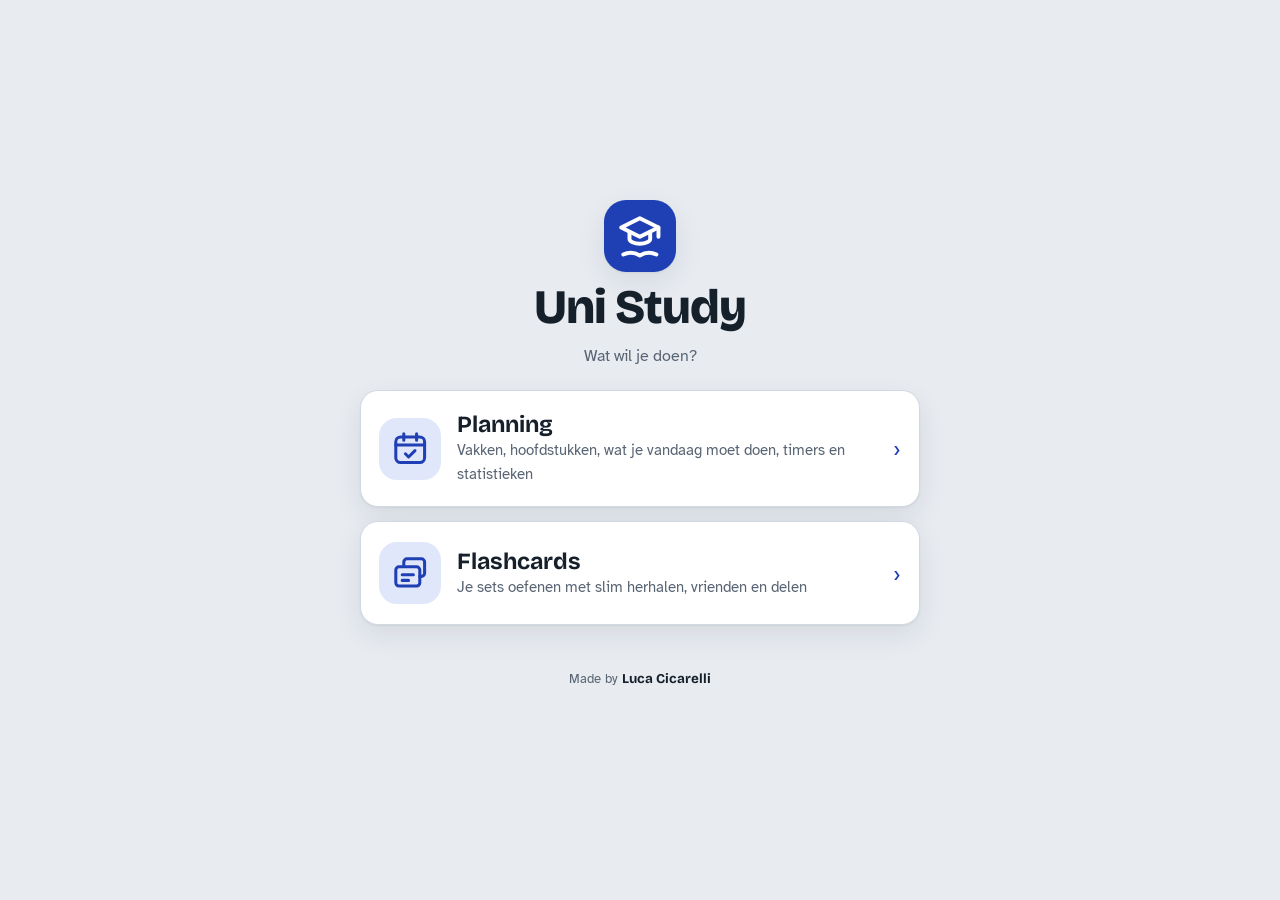
<file: index.html>
<!doctype html>
<html lang="nl">
<head>
<meta charset="utf-8">
<meta name="viewport" content="width=device-width,initial-scale=1,viewport-fit=cover">
<meta name="description" content="Uni Study: studieplanner en flashcards in één. Made by Luca Cicarelli.">
<meta name="theme-color" content="#1F3FB5">
<script>
// Old links (shared sets, friend invites, password e-mails) pointed here: pass them on to Flashcards
if (location.hash.length > 1) location.replace('flashcards.html' + location.hash);
</script>
<link rel="manifest" href="manifest.webmanifest">
<link rel="icon" type="image/png" href="icon-192.png">
<link rel="apple-touch-icon" href="apple-touch-icon.png">
<meta name="apple-mobile-web-app-capable" content="yes">
<meta name="mobile-web-app-capable" content="yes">
<meta name="apple-mobile-web-app-title" content="Uni Study">
<title>Uni Study</title>
<link rel="preconnect" href="https://fonts.googleapis.com">
<link rel="preconnect" href="https://fonts.gstatic.com" crossorigin>
<link rel="stylesheet" href="https://fonts.googleapis.com/css2?family=Atkinson+Hyperlegible:ital,wght@0,400;0,700;1,400&family=Bricolage+Grotesque:opsz,wght@12..96,600;12..96,800&display=swap">
<link rel="stylesheet" href="planner.css">
<style>
#app { padding-bottom: 32px; min-height: 100vh; display: flex; flex-direction: column; justify-content: center; max-width: 560px; }
.hero { text-align: center; padding: 28px 0 22px; display: grid; gap: 8px; justify-items: center; }
.hero .logo { width: 72px; height: 72px; border-radius: 22px; font-size: 2.3rem; }
.hero h1 { font-size: clamp(2.2rem, 10vw, 3rem); }
.choices { display: grid; gap: 14px; }
.choice { display: flex; align-items: center; gap: 16px; padding: 20px 18px; text-decoration: none; color: var(--ink); background: var(--surface); border: 1px solid var(--line); border-radius: calc(var(--r) + 4px); box-shadow: var(--shadow); transition: transform .12s; }
.choice:hover { transform: translateY(-2px); border-color: var(--accent); }
.choice .em { color: var(--accent); width: 62px; height: 62px; border-radius: 18px; display: grid; place-items: center; font-size: 2rem; background: var(--accent-soft); flex: none; }
.choice b { font-family: var(--font-display); font-size: 1.45rem; display: block; line-height: 1.2; }
.choice span.d { color: var(--muted); font-size: .93rem; }
.choice .go { margin-left: auto; font-size: 1.4rem; color: var(--accent); }
</style>
<script src="theme.js"></script>
<script src="icons.js"></script>
</head>
<body>
<div id="app">
  <header class="hero"><span class="logo" aria-hidden="true" data-ic="logo"></span><h1>Uni Study</h1><p class="muted">Wat wil je doen?</p></header>
  <nav class="choices" aria-label="Kies onderdeel">
    <a class="choice" href="planner.html"><span class="em" aria-hidden="true" data-ic="plan"></span><span><b>Planning</b><span class="d">Vakken, hoofdstukken, wat je vandaag moet doen, timers en statistieken</span></span><span class="go" aria-hidden="true">›</span></a>
    <a class="choice" href="flashcards.html"><span class="em" aria-hidden="true" data-ic="cards"></span><span><b>Flashcards</b><span class="d">Je sets oefenen met slim herhalen, vrienden en delen</span></span><span class="go" aria-hidden="true">›</span></a>
  </nav>
  <div id="install" style="margin-top:18px"></div>
  <footer class="footer">Made by <b>Luca Cicarelli</b></footer>
</div>
<script>
if ('serviceWorker' in navigator && location.protocol === 'https:') navigator.serviceWorker.register('sw.js').catch(function () {});
// Install Uni Study as an app (only shown in the browser, not inside the installed app)
(function () {
  var box = document.getElementById('install'), prompt = null;
  var standalone = matchMedia('(display-mode: standalone)').matches || navigator.standalone === true;
  var ios = /iphone|ipad|ipod/i.test(navigator.userAgent) || (navigator.platform === 'MacIntel' && navigator.maxTouchPoints > 1);
  if (standalone) return;
  function draw() {
    if (prompt) { box.innerHTML = '<button class="btn block primary" id="inst-btn" style="min-height:52px">' + icon('save') + ' Installeer Uni Study als app</button>';
      document.getElementById('inst-btn').onclick = function () { prompt.prompt(); prompt.userChoice.then(function () { prompt = null; box.innerHTML = ''; }, function () {}); }; }
    else if (ios) box.innerHTML = '<p class="alert"><span>' + icon('save') + '</span><span><b>Installeren op iPhone:</b> tik in Safari op het deel-icoon en kies <b>Zet op beginscherm</b>.</span></p>';
    else box.innerHTML = '';
  }
  window.addEventListener('beforeinstallprompt', function (e) { e.preventDefault(); prompt = e; draw(); });
  window.addEventListener('appinstalled', function () { prompt = null; box.innerHTML = ''; });
  draw();
})();
</script>
</body>
</html>
</file>
<file: planner.css>
/* =========================================================
   Uni Study — Planning (made by Luca Cicarelli)
   Layout: one mobile-first column (max 760px), bottom tab bar
   at the thumb, edit forms open as bottom sheets.
   Colours come from the same tokens as Flashcards, so themes
   (theme.js) restyle both apps.
   ========================================================= */
:root {
  --bg: #E8ECF1; --surface: #FFFFFF; --surface-2: #F3F5F8; --ink: #16202B; --muted: #586473; --line: #D2D9E2;
  --accent: #1F3FB5; --accent-ink: #FFFFFF; --accent-soft: #E1E7FA;
  --again: #C2352B; --again-soft: #FBE6E4; --hard: #A86A00; --hard-soft: #FBF0DA; --good: #1C8248; --good-soft: #DFF2E6;
  --shadow: 0 1px 2px rgba(18, 30, 52, .06), 0 10px 28px rgba(18, 30, 52, .09);
  --font-display: "Bricolage Grotesque", "Segoe UI", system-ui, sans-serif;
  --font-body: "Atkinson Hyperlegible", "Segoe UI", system-ui, -apple-system, sans-serif;
  --r: 14px; --density: 1;
  --sp: calc(12px * var(--density));
  --tabs-h: 64px;
  color-scheme: light;
}
@media (prefers-color-scheme: dark) {
  :root:not([data-theme="light"]) {
    --bg: #0F1318; --surface: #1A2029; --surface-2: #222A35; --ink: #E6EBF1; --muted: #9AA6B4; --line: #2F3947;
    --accent: #93A7FF; --accent-ink: #0D1330; --accent-soft: #232C4B;
    --again: #FF8277; --again-soft: #3B1F1E; --hard: #F1B14B; --hard-soft: #3A2E15; --good: #55CC86; --good-soft: #163222;
    --shadow: 0 1px 2px rgba(0,0,0,.3), 0 10px 28px rgba(0,0,0,.35);
    color-scheme: dark;
  }
}
:root[data-theme="dark"] {
  --bg: #0F1318; --surface: #1A2029; --surface-2: #222A35; --ink: #E6EBF1; --muted: #9AA6B4; --line: #2F3947;
  --accent: #93A7FF; --accent-ink: #0D1330; --accent-soft: #232C4B;
  --again: #FF8277; --again-soft: #3B1F1E; --hard: #F1B14B; --hard-soft: #3A2E15; --good: #55CC86; --good-soft: #163222;
  --shadow: 0 1px 2px rgba(0,0,0,.3), 0 10px 28px rgba(0,0,0,.35);
  color-scheme: dark;
}

*, *::before, *::after { box-sizing: border-box; }
html, body { min-height: 100%; }
body {
  margin: 0; background: var(--bg); color: var(--ink);
  font-family: var(--font-body); font-size: 16px; line-height: 1.5;
  padding: env(safe-area-inset-top, 0px) max(16px, env(safe-area-inset-right, 0px)) 0 max(16px, env(safe-area-inset-left, 0px));
  -webkit-tap-highlight-color: transparent;
}
body.sheet-open { overflow: hidden; }
#app { max-width: 760px; margin: 0 auto; padding-bottom: calc(var(--tabs-h) + 28px + env(safe-area-inset-bottom, 0px)); }
h1, h2, h3 { font-family: var(--font-display); margin: 0; line-height: 1.15; text-wrap: balance; }
h1 { font-size: clamp(1.6rem, 6.4vw, 2.05rem); font-weight: 800; letter-spacing: -.02em; }
h2 { font-size: 1.3rem; font-weight: 700; }
h3 { font-size: 1.08rem; font-weight: 700; }
p { margin: 0; }
a { color: var(--accent); }
button, input, select, textarea { font: inherit; color: inherit; }
button { cursor: pointer; }
:focus-visible { outline: 3px solid var(--accent); outline-offset: 2px; }
[hidden] { display: none !important; }
.muted { color: var(--muted); }
.small { font-size: .875rem; }
.tiny { font-size: .78rem; }
.num { font-variant-numeric: tabular-nums; }
.stack { display: grid; gap: var(--sp); }
.row { display: flex; align-items: center; gap: 8px; flex-wrap: wrap; }
.row.between { justify-content: space-between; }
.grow { flex: 1; min-width: 0; }
.sr { position: absolute; width: 1px; height: 1px; overflow: hidden; clip: rect(0 0 0 0); white-space: nowrap; }

/* Buttons */
.btn {
  display: inline-flex; align-items: center; justify-content: center; gap: 8px;
  min-height: 44px; padding: 0 16px; border-radius: calc(var(--r) * .8); border: 1px solid var(--line);
  background: var(--surface); font-weight: 700; text-decoration: none; white-space: nowrap; color: var(--ink);
}
.btn:hover { background: var(--surface-2); }
.btn.primary { background: var(--accent); border-color: var(--accent); color: var(--accent-ink); }
.btn.primary:hover { filter: brightness(1.07); }
.btn.soft { background: var(--accent-soft); border-color: transparent; color: var(--ink); }
.btn.ghost { background: transparent; }
.btn.sm { min-height: 36px; padding: 0 12px; font-size: .9rem; }
.btn.xs { min-height: 30px; padding: 0 10px; font-size: .82rem; border-radius: 9px; }
.btn.block { width: 100%; white-space: normal; text-align: center; }
.btn.danger { color: var(--again); border-color: color-mix(in srgb, var(--again) 40%, var(--line)); }
.btn:disabled { opacity: .45; cursor: default; }
.icon-btn {
  width: 42px; height: 42px; border-radius: 12px; border: 1px solid transparent; background: transparent;
  display: inline-grid; place-items: center; font-size: 1.15rem; flex: none; color: var(--ink); padding: 0;
}
.icon-btn:hover { background: var(--surface-2); }
.icon-btn.sm { width: 34px; height: 34px; font-size: 1rem; border-radius: 10px; }
.link-btn { background: none; border: 0; padding: 0; color: var(--accent); font-weight: 700; text-decoration: underline; text-underline-offset: 3px; }

/* Header */
.top { display: flex; align-items: center; gap: 10px; padding-block: 14px 8px; }
.brand { display: flex; align-items: center; gap: 10px; flex: 1; min-width: 0; text-decoration: none; color: inherit; }
.logo { width: 40px; height: 40px; border-radius: 12px; background: var(--accent); color: var(--accent-ink); display: grid; place-items: center; font-size: 1.25rem; flex: none; box-shadow: var(--shadow); }
.brand b { font-family: var(--font-display); font-size: 1.2rem; font-weight: 800; letter-spacing: -.01em; display: block; line-height: 1.1; }
.brand small { color: var(--muted); font-size: .8rem; display: block; white-space: nowrap; overflow: hidden; text-overflow: ellipsis; }
.top-actions { display: flex; align-items: center; gap: 2px; }
.sync-dot { width: 9px; height: 9px; border-radius: 50%; background: var(--muted); margin-right: 6px; flex: none; }
.sync-dot.cloud { background: var(--good); } .sync-dot.error { background: var(--again); } .sync-dot.syncing { background: var(--hard); }

.app-switch { display: grid; grid-template-columns: 1fr 1fr; gap: 4px; padding: 4px; background: var(--surface); border: 1px solid var(--line); border-radius: calc(var(--r) * .85); margin-bottom: 16px; }
.app-switch > * { display: flex; align-items: center; justify-content: center; gap: 6px; min-height: 38px; border-radius: calc(var(--r) * .6); font-weight: 700; font-size: .95rem; text-decoration: none; color: var(--muted); }
.app-switch .on { background: var(--accent); color: var(--accent-ink); }
.app-switch a:hover { background: var(--surface-2); color: var(--ink); }

/* Bottom tabs */
.tabs {
  position: fixed; left: 0; right: 0; bottom: 0; z-index: 30;
  background: color-mix(in srgb, var(--surface) 94%, transparent); backdrop-filter: blur(10px);
  border-top: 1px solid var(--line); padding-bottom: env(safe-area-inset-bottom, 0px);
}
.tabs-in { max-width: 760px; margin: 0 auto; display: grid; grid-template-columns: repeat(3, 1fr); height: var(--tabs-h); }
.tab { background: none; border: 0; display: grid; justify-items: center; align-content: center; gap: 1px; color: var(--muted); font-size: .72rem; font-weight: 700; position: relative; }
.tab i { font-style: normal; font-size: 1.3rem; line-height: 1.2; opacity: .8; }
.tab.on { color: var(--accent); }
.tab.on i { opacity: 1; transform: translateY(-1px); }
.tab.on::before { content: ""; position: absolute; top: 0; left: 28%; right: 28%; height: 3px; border-radius: 0 0 3px 3px; background: var(--accent); }
.tab .pulse { position: absolute; top: 10px; right: calc(50% - 20px); width: 9px; height: 9px; border-radius: 50%; background: var(--again); box-shadow: 0 0 0 0 var(--again); animation: pulse 1.6s infinite; }
@keyframes pulse { 0% { box-shadow: 0 0 0 0 color-mix(in srgb, var(--again) 60%, transparent); } 70% { box-shadow: 0 0 0 8px transparent; } 100% { box-shadow: 0 0 0 0 transparent; } }

/* Mini timer bar */
.mini-timer { display: flex; align-items: center; gap: 10px; background: var(--ink); color: var(--bg); border-radius: calc(var(--r) * .8); padding: 8px 8px 8px 14px; margin-bottom: 14px; }
.mini-timer b { font-variant-numeric: tabular-nums; font-size: 1.1rem; }
.mini-timer .grow { font-size: .875rem; overflow: hidden; text-overflow: ellipsis; white-space: nowrap; }
.mini-timer .btn { min-height: 34px; background: transparent; color: var(--bg); border-color: color-mix(in srgb, var(--bg) 35%, transparent); }

/* Cards & sections */
.card { background: var(--surface); border: 1px solid var(--line); border-radius: var(--r); box-shadow: var(--shadow); padding: calc(var(--sp) * 1.3); }
.card.flat { box-shadow: none; }
.section { margin-top: calc(var(--sp) * 1.8); }
.section-head { display: flex; align-items: center; justify-content: space-between; gap: 10px; margin-bottom: 10px; }
.section-head h2 { font-size: 1.15rem; }
.kicker { font-size: .75rem; letter-spacing: .07em; text-transform: uppercase; color: var(--muted); font-weight: 700; }
.empty { text-align: center; padding: 28px 18px; display: grid; gap: 12px; justify-items: center; }
.empty .big { font-size: 2.6rem; line-height: 1; }

/* Today */
.hello { padding-block: 4px 12px; }
.hello p { color: var(--muted); margin-top: 4px; }
.summary { display: flex; align-items: center; gap: 16px; }
.ring { width: 84px; height: 84px; flex: none; position: relative; }
.ring svg { width: 100%; height: 100%; transform: rotate(-90deg); }
.ring .track { stroke: var(--surface-2); }
.ring .val { stroke: var(--accent); transition: stroke-dashoffset .5s ease; }
.ring b { position: absolute; inset: 0; display: grid; place-items: center; font-family: var(--font-display); font-size: 1.25rem; font-variant-numeric: tabular-nums; }
.summary-text { display: grid; gap: 4px; min-width: 0; }
.summary-text strong { font-family: var(--font-display); font-size: 1.15rem; }
.facts { display: flex; flex-wrap: wrap; gap: 6px; }
.fact { display: inline-flex; align-items: center; gap: 5px; background: var(--surface-2); border-radius: 999px; padding: 3px 10px; font-size: .82rem; font-weight: 700; white-space: nowrap; }
.chips-scroll { display: flex; gap: 8px; overflow-x: auto; padding: 2px 2px 8px; margin: 0 -2px; scrollbar-width: none; }
.chips-scroll::-webkit-scrollbar { display: none; }
.exam-chip { flex: none; display: flex; align-items: center; gap: 8px; background: var(--surface); border: 1px solid var(--line); border-left: 5px solid var(--cc, var(--accent)); border-radius: calc(var(--r) * .8); padding: 8px 12px; font-size: .9rem; text-align: left; }
.exam-chip b { display: block; line-height: 1.2; }
.exam-chip small { color: var(--muted); }
.exam-chip.soon { background: color-mix(in srgb, var(--cc, var(--accent)) 12%, var(--surface)); }
.exam-chip .em { font-size: 1.4rem; }

.alerts { display: grid; gap: 8px; }
.alert { display: flex; gap: 10px; align-items: flex-start; border-radius: calc(var(--r) * .8); padding: 10px 12px; font-size: .92rem; background: var(--accent-soft); }
.alert .ai { font-size: 1.15rem; line-height: 1.3; }
.alert.warn { background: var(--hard-soft); }
.alert.bad { background: var(--again-soft); }
.alert.good { background: var(--good-soft); }
.alert .grow > * + * { margin-top: 6px; }

/* Task groups */
.groups { display: grid; gap: var(--sp); }
.group { background: var(--surface); border: 1px solid var(--line); border-radius: var(--r); box-shadow: var(--shadow); overflow: hidden; }
.group-head { display: flex; align-items: center; gap: 10px; padding: 10px 12px; background: color-mix(in srgb, var(--cc) 12%, var(--surface)); border-bottom: 1px solid color-mix(in srgb, var(--cc) 22%, var(--line)); }
.group-head .em { font-size: 1.35rem; }
.group-head b { font-family: var(--font-display); font-size: 1.05rem; }
.group-head small { color: var(--muted); display: block; font-size: .8rem; }
.group-head .bar-mini { width: 54px; height: 6px; border-radius: 99px; background: color-mix(in srgb, var(--cc) 18%, var(--surface-2)); overflow: hidden; }
.group-head .bar-mini span { display: block; height: 100%; background: var(--cc); border-radius: 99px; }
.items { display: grid; }
.item { display: flex; align-items: center; gap: 10px; padding: calc(var(--sp) * .8) 12px; border-top: 1px solid var(--line); position: relative; }
.items > .item:first-child { border-top: 0; }
.check {
  width: 30px; height: 30px; border-radius: 50%; border: 2px solid var(--cc, var(--accent)); background: transparent; flex: none;
  display: grid; place-items: center; color: transparent; font-weight: 800; font-size: .95rem; padding: 0; transition: transform .12s;
}
.check:active { transform: scale(.9); }
.check.part { background: conic-gradient(var(--cc, var(--accent)) var(--p, 0%), transparent 0); }
.item.done .check { background: var(--cc, var(--accent)); color: #fff; }
.item-main { flex: 1; min-width: 0; text-align: left; background: none; border: 0; padding: 0; color: inherit; }
.item-title { font-weight: 700; line-height: 1.3; overflow-wrap: anywhere; }
.item-meta { color: var(--muted); font-size: .84rem; display: flex; flex-wrap: wrap; gap: 4px 8px; align-items: center; }
.item.done .item-title { text-decoration: line-through; text-decoration-thickness: 2px; color: var(--muted); }
.item .when { font-variant-numeric: tabular-nums; font-weight: 700; font-size: .8rem; color: var(--muted); width: 44px; flex: none; }
.tag { display: inline-flex; align-items: center; gap: 4px; font-size: .72rem; font-weight: 800; letter-spacing: .02em; padding: 1px 7px; border-radius: 99px; background: var(--surface-2); color: var(--muted); white-space: nowrap; }
.tag.late { background: var(--again-soft); color: var(--again); }
.tag.hard { background: var(--hard-soft); color: var(--hard); }
.tag.good { background: var(--good-soft); color: var(--good); }
.tag.acc { background: var(--accent-soft); color: var(--ink); }

.layout-cards { display: grid; grid-template-columns: repeat(auto-fill, minmax(220px, 1fr)); gap: var(--sp); }
.layout-cards .group { display: flex; flex-direction: column; }
.timeline .item { border-left: 4px solid var(--cc, var(--accent)); border-top: 0; margin-bottom: 8px; background: var(--surface); border-radius: calc(var(--r) * .7); box-shadow: var(--shadow); }
.timeline .break { color: var(--muted); font-size: .8rem; padding: 0 0 8px 58px; }

.add-row { display: flex; gap: 8px; margin-top: var(--sp); }
.add-row .btn { flex: 1; }

/* Friends */
.friends { display: grid; gap: 8px; }
.friend { display: flex; align-items: center; gap: 10px; }
.avatar { width: 34px; height: 34px; border-radius: 50%; display: grid; place-items: center; font-weight: 800; color: #fff; background: hsl(var(--h, 220) 55% 48%); flex: none; font-size: .95rem; }

/* Calendar */
.seg { display: inline-flex; background: var(--surface); border: 1px solid var(--line); border-radius: 12px; padding: 3px; gap: 3px; }
.seg button, .seg label { border: 0; background: none; padding: 6px 12px; border-radius: 9px; font-weight: 700; font-size: .9rem; color: var(--muted); cursor: pointer; display: inline-flex; align-items: center; gap: 4px; }
.seg .on, .seg input:checked + span { background: var(--accent); color: var(--accent-ink); }
.seg label span { padding: 6px 12px; border-radius: 9px; margin: -6px -12px; }
.seg input { position: absolute; opacity: 0; pointer-events: none; }
.cal-nav { display: flex; align-items: center; gap: 6px; }
.cal-nav h2 { flex: 1; font-size: 1.15rem; text-align: center; }
.week { display: grid; gap: 10px; }
.day { background: var(--surface); border: 1px solid var(--line); border-radius: var(--r); padding: 10px 12px; display: grid; gap: 8px; }
.day.today { border-color: var(--accent); box-shadow: 0 0 0 2px var(--accent-soft); }
.day.off { background: repeating-linear-gradient(-45deg, var(--surface), var(--surface) 8px, var(--surface-2) 8px, var(--surface-2) 16px); }
.day.past { opacity: .75; }
.day.drop { outline: 3px dashed var(--accent); }
.day-head { display: flex; align-items: center; gap: 8px; }
.day-head b { font-family: var(--font-display); font-size: 1.02rem; }
.day-head .load { margin-left: auto; font-size: .8rem; color: var(--muted); font-variant-numeric: tabular-nums; }
.loadbar { height: 6px; border-radius: 99px; background: var(--surface-2); overflow: hidden; }
.loadbar span { display: block; height: 100%; background: var(--accent); border-radius: 99px; }
.loadbar.over span { background: var(--again); }
.day-items { display: flex; flex-wrap: wrap; gap: 6px; }
.citem { display: inline-flex; align-items: center; gap: 6px; border: 1px solid color-mix(in srgb, var(--cc) 35%, var(--line)); background: color-mix(in srgb, var(--cc) 10%, var(--surface)); border-radius: 10px; padding: 4px 9px; font-size: .84rem; max-width: 100%; text-align: left; color: var(--ink); }
.citem span { overflow: hidden; text-overflow: ellipsis; white-space: nowrap; }
.citem.done { opacity: .55; text-decoration: line-through; }
.citem.exam { background: var(--cc); color: #fff; border-color: var(--cc); font-weight: 800; }
.citem[draggable="true"] { cursor: grab; }
.month { display: grid; grid-template-columns: repeat(7, 1fr); gap: 4px; }
.month .dow { text-align: center; font-size: .72rem; font-weight: 800; color: var(--muted); padding-bottom: 2px; }
.mcell { aspect-ratio: 1 / 1.05; border-radius: 10px; border: 1px solid var(--line); background: color-mix(in srgb, var(--accent) calc(var(--load, 0) * 24%), var(--surface)); padding: 4px; display: grid; grid-template-rows: auto 1fr; text-align: left; font-size: .8rem; min-width: 0; color: var(--ink); }
.mcell.other { opacity: .38; }
.mcell.today { border: 2px solid var(--accent); }
.mcell.off { background: repeating-linear-gradient(-45deg, var(--surface), var(--surface) 5px, var(--surface-2) 5px, var(--surface-2) 10px); }
.mcell .dots { display: flex; flex-wrap: wrap; gap: 2px; align-content: flex-end; }
.mcell .dots i { width: 7px; height: 7px; border-radius: 50%; background: var(--cc); }
.mcell .ex { font-size: .95rem; line-height: 1; }
.legend { display: flex; flex-wrap: wrap; gap: 10px; font-size: .8rem; color: var(--muted); margin-top: 10px; }
.legend i { display: inline-block; width: 9px; height: 9px; border-radius: 50%; background: var(--cc); margin-right: 5px; }

/* Courses */
.courses { display: grid; gap: var(--sp); }
.course-card { display: block; width: 100%; text-align: left; background: var(--surface); border: 1px solid var(--line); border-radius: var(--r); box-shadow: var(--shadow); padding: 0; overflow: hidden; color: inherit; }
.course-card .cc-top { display: flex; gap: 12px; align-items: center; padding: 12px 14px 8px; border-left: 6px solid var(--cc); }
.course-card .cc-body { padding: 0 14px 12px; border-left: 6px solid var(--cc); display: grid; gap: 8px; }
.cc-emoji { width: 46px; height: 46px; border-radius: 14px; display: grid; place-items: center; font-size: 1.6rem; background: color-mix(in srgb, var(--cc) 16%, var(--surface)); flex: none; }
.cc-name { font-family: var(--font-display); font-weight: 700; font-size: 1.15rem; line-height: 1.2; overflow-wrap: anywhere; }
.cc-sub { color: var(--muted); font-size: .84rem; }
.pbar { display: flex; height: 9px; border-radius: 99px; background: var(--surface-2); overflow: hidden; gap: 2px; }
.pbar span { height: 100%; }
.pbar .k { background: var(--cc, var(--good)); }
.pbar .s { background: color-mix(in srgb, var(--cc, var(--accent)) 45%, var(--surface)); }
.counts { display: flex; flex-wrap: wrap; gap: 6px 12px; font-size: .8rem; color: var(--muted); }
.counts b { color: var(--ink); }
.suggest { display: flex; flex-wrap: wrap; gap: 8px; }
.sug { display: inline-flex; align-items: center; gap: 6px; border: 1px dashed var(--line); background: var(--surface); border-radius: 999px; padding: 6px 12px; font-weight: 700; font-size: .9rem; color: var(--ink); }
.sug:hover { border-style: solid; border-color: var(--accent); }
.sug.added { border-style: solid; background: var(--good-soft); border-color: transparent; }

.course-hero { border-radius: var(--r); padding: 16px; background: color-mix(in srgb, var(--cc) 14%, var(--surface)); border: 1px solid color-mix(in srgb, var(--cc) 30%, var(--line)); display: grid; gap: 12px; }
.course-hero .ttl { display: flex; align-items: center; gap: 12px; }
.course-hero .cc-emoji { width: 56px; height: 56px; font-size: 2rem; background: var(--surface); }
.course-hero h1 { font-size: clamp(1.4rem, 6vw, 1.8rem); overflow-wrap: anywhere; }
.info-chips { display: flex; flex-wrap: wrap; gap: 6px; }
.info-chips .fact { background: var(--surface); }
.big-pct { font-family: var(--font-display); font-size: 2.2rem; font-weight: 800; line-height: 1; }
.kv { display: grid; grid-template-columns: repeat(auto-fit, minmax(140px, 1fr)); gap: 8px; }
.kv > div { background: var(--surface-2); border-radius: 12px; padding: 8px 10px; }
.kv small { display: block; color: var(--muted); font-size: .76rem; font-weight: 700; }
.kv b { font-variant-numeric: tabular-nums; }

.chapters { display: grid; }
.chapter { display: flex; align-items: center; gap: 10px; padding: 10px 2px; border-top: 1px solid var(--line); }
.chapter:first-child { border-top: 0; }
.chapter .main { flex: 1; min-width: 0; background: none; border: 0; padding: 0; text-align: left; color: inherit; }
.chapter .t { font-weight: 700; overflow-wrap: anywhere; }
.chapter .m { font-size: .82rem; color: var(--muted); display: flex; flex-wrap: wrap; gap: 3px 8px; align-items: center; }
.chapter .mini { height: 5px; border-radius: 99px; background: var(--surface-2); overflow: hidden; margin-top: 5px; }
.chapter .mini span { display: block; height: 100%; background: var(--cc, var(--accent)); }
.status { display: inline-flex; align-items: center; gap: 4px; font-size: .74rem; font-weight: 800; padding: 2px 8px; border-radius: 99px; white-space: nowrap; }
.st-todo { background: var(--surface-2); color: var(--muted); }
.st-summary { background: var(--hard-soft); color: var(--hard); }
.st-study { background: var(--accent-soft); color: var(--ink); }
.st-known { background: var(--good-soft); color: var(--good); }
.st-reviewed { background: var(--good); color: #fff; }
.order-btns { display: grid; gap: 2px; }
.order-btns .icon-btn { width: 28px; height: 22px; font-size: .75rem; border-radius: 6px; }

.decks { display: grid; gap: 8px; }
.deck-row { display: flex; align-items: center; gap: 10px; padding: 8px 10px; border-radius: 12px; background: var(--surface-2); }
.deck-row .grow b { display: block; overflow: hidden; text-overflow: ellipsis; white-space: nowrap; }
.dbar { display: flex; height: 6px; border-radius: 99px; background: var(--line); overflow: hidden; margin-top: 4px; gap: 2px; }
.dbar .k { background: var(--good); } .dbar .l { background: var(--hard); }
.advice { display: grid; gap: 6px; }
.advice p { display: flex; gap: 8px; font-size: .92rem; }

details.more { border-top: 1px dashed var(--line); padding-top: 10px; }
details.more summary { cursor: pointer; font-weight: 700; list-style: none; display: flex; align-items: center; gap: 6px; }
details.more summary::before { content: "▸"; transition: transform .15s; display: inline-block; }
details.more[open] summary::before { transform: rotate(90deg); }
details.more summary::-webkit-details-marker { display: none; }

/* Forms */
.form { display: grid; gap: 14px; }
.fgrid { display: grid; grid-template-columns: 1fr 1fr; gap: 12px; }
.fgrid.three { grid-template-columns: repeat(3, 1fr); }
.fld { display: grid; gap: 5px; min-width: 0; }
.fld > span, .lbl { font-weight: 700; font-size: .88rem; }
.help { color: var(--muted); font-size: .82rem; }
.field { width: 100%; min-height: 44px; border: 1px solid var(--line); border-radius: calc(var(--r) * .7); background: var(--surface); padding: 9px 12px; }
input.field, select.field { height: 44px; padding-block: 0; }
textarea.field { min-height: 100px; resize: vertical; }
input[type="color"].field { padding: 4px; width: 56px; cursor: pointer; }
input[type="range"] { width: 100%; accent-color: var(--accent); }
.check-row { display: flex; align-items: center; gap: 10px; font-weight: 700; cursor: pointer; }
.check-row input { width: 20px; height: 20px; accent-color: var(--accent); flex: none; }
.switch { position: relative; width: 46px; height: 28px; flex: none; }
.switch input { position: absolute; opacity: 0; inset: 0; margin: 0; cursor: pointer; z-index: 1; }
.switch i { position: absolute; inset: 0; border-radius: 99px; background: var(--line); transition: background .15s; }
.switch i::after { content: ""; position: absolute; top: 3px; left: 3px; width: 22px; height: 22px; border-radius: 50%; background: #fff; box-shadow: 0 1px 3px rgba(0,0,0,.25); transition: transform .15s; }
.switch input:checked + i { background: var(--accent); }
.switch input:checked + i::after { transform: translateX(18px); }
.switch input:focus-visible + i { outline: 3px solid var(--accent); outline-offset: 2px; }
.toggle-row { display: flex; align-items: center; justify-content: space-between; gap: 12px; }
.toggle-row > div { min-width: 0; }
.swatches { display: flex; flex-wrap: wrap; gap: 8px; align-items: center; }
.swatch { width: 32px; height: 32px; border-radius: 50%; border: 3px solid var(--surface); background: var(--sw); box-shadow: 0 0 0 1px var(--line); padding: 0; }
.swatch[aria-pressed="true"] { box-shadow: 0 0 0 3px var(--ink); }
.emoji-grid { display: grid; grid-template-columns: repeat(auto-fill, minmax(40px, 1fr)); gap: 4px; max-height: 176px; overflow-y: auto; padding: 2px; }
.emoji-grid button { height: 40px; border-radius: 10px; border: 1px solid transparent; background: var(--surface-2); font-size: 1.3rem; padding: 0; }
.emoji-grid button[aria-pressed="true"] { border-color: var(--accent); background: var(--accent-soft); }
.stars { display: inline-flex; gap: 2px; }
.stars button { background: none; border: 0; font-size: 1.4rem; padding: 0 2px; color: var(--line); line-height: 1; }
.stars button.on { color: #F2B705; }
.chips-pick { display: flex; flex-wrap: wrap; gap: 6px; }
.chips-pick button { border: 1px solid var(--line); background: var(--surface); border-radius: 99px; padding: 5px 12px; font-weight: 700; font-size: .86rem; }
.chips-pick button[aria-pressed="true"] { background: var(--accent); border-color: var(--accent); color: var(--accent-ink); }
.list-edit { display: grid; gap: 6px; }
.list-edit .le { display: flex; align-items: center; gap: 8px; background: var(--surface-2); border-radius: 10px; padding: 6px 8px; }
.list-edit .le.ok span { text-decoration: line-through; color: var(--muted); }
.list-edit .le span { flex: 1; min-width: 0; overflow-wrap: anywhere; }

/* Sheets */
#sheet { position: fixed; inset: 0; z-index: 50; }
.sheet-backdrop { position: absolute; inset: 0; background: rgba(8, 12, 20, .45); animation: fade .15s ease; }
.sheet {
  position: absolute; left: 0; right: 0; bottom: 0; max-height: 92vh; overflow-y: auto; overscroll-behavior: contain;
  background: var(--bg); border-radius: calc(var(--r) + 6px) calc(var(--r) + 6px) 0 0; padding: 8px 16px calc(24px + env(safe-area-inset-bottom, 0px));
  box-shadow: 0 -10px 40px rgba(0,0,0,.25); animation: up .2s ease;
  max-width: 760px; margin: 0 auto;
}
.sheet-grip { width: 42px; height: 5px; border-radius: 99px; background: var(--line); margin: 2px auto 8px; }
.sheet-head { display: flex; align-items: center; gap: 8px; position: sticky; top: -8px; background: var(--bg); padding: 8px 0 10px; z-index: 2; }
.sheet-head h2 { flex: 1; font-size: 1.2rem; }
.sheet .card { box-shadow: none; }
.sheet-foot { display: flex; gap: 8px; position: sticky; bottom: calc(-24px - env(safe-area-inset-bottom, 0px)); background: var(--bg); padding: 12px 0 calc(8px + env(safe-area-inset-bottom, 0px)); margin-top: 6px; }
.sheet-foot .btn { flex: 1; }
@media (min-width: 800px) {
  .sheet { top: 50%; bottom: auto; transform: translateY(-50%); border-radius: calc(var(--r) + 6px); max-height: 86vh; width: min(640px, calc(100% - 48px)); animation: pop .18s ease; }
  .sheet-grip { display: none; }
  .sheet-foot { bottom: -24px; }
}
@keyframes fade { from { opacity: 0; } }
@keyframes up { from { transform: translateY(40px); opacity: 0; } }
@keyframes pop { from { transform: translateY(-48%) scale(.97); opacity: 0; } }

.menu { display: grid; gap: 6px; }
.menu > button, .menu > a { display: flex; align-items: center; gap: 12px; text-align: left; background: var(--surface); border: 1px solid var(--line); border-radius: calc(var(--r) * .8); padding: 12px 14px; font-weight: 700; color: var(--ink); text-decoration: none; }
.menu > button:hover, .menu > a:hover { background: var(--surface-2); }
.menu small { display: block; font-weight: 400; color: var(--muted); font-size: .82rem; }
.menu i { font-style: normal; font-size: 1.2rem; width: 26px; text-align: center; flex: none; }

/* Theme picker */
.themes { display: grid; grid-template-columns: repeat(auto-fill, minmax(104px, 1fr)); gap: 8px; }
.theme-opt { border: 2px solid var(--line); border-radius: 14px; padding: 6px; background: var(--surface); display: grid; gap: 6px; text-align: left; font-weight: 700; font-size: .84rem; color: var(--ink); }
.theme-opt[aria-pressed="true"] { border-color: var(--accent); box-shadow: 0 0 0 2px var(--accent-soft); }
.theme-prev { height: 48px; border-radius: 9px; position: relative; overflow: hidden; border: 1px solid rgba(0,0,0,.08); }
.theme-prev i { position: absolute; border-radius: 6px; }
.font-opt { text-align: left; }
.bg-prev { height: 42px; border-radius: 9px; border: 1px solid var(--line); background-color: var(--bg); }

/* Timer */
.timer-modes { display: flex; justify-content: center; margin-bottom: 14px; }
.timer-face { display: grid; justify-items: center; gap: 10px; padding: 8px 0 4px; }
.tring { width: min(270px, 72vw); aspect-ratio: 1; position: relative; }
.tring svg { width: 100%; height: 100%; transform: rotate(-90deg); }
.tring .track { stroke: var(--surface-2); }
.tring .val { stroke: var(--tc, var(--accent)); stroke-linecap: round; }
.tring .inner { position: absolute; inset: 0; display: grid; place-content: center; text-align: center; gap: 2px; }
.ttime { font-family: var(--font-display); font-size: clamp(2.6rem, 13vw, 3.6rem); font-weight: 800; font-variant-numeric: tabular-nums; letter-spacing: -.02em; line-height: 1; }
.tphase { font-weight: 800; color: var(--muted); font-size: .9rem; text-transform: uppercase; letter-spacing: .06em; }
.tcycle { display: flex; gap: 5px; justify-content: center; }
.tcycle i { width: 8px; height: 8px; border-radius: 50%; background: var(--line); }
.tcycle i.on { background: var(--tc, var(--accent)); }
.timer-ctrl { display: flex; gap: 10px; justify-content: center; flex-wrap: wrap; }
.timer-ctrl .btn { min-width: 110px; }
.timer-ctrl .btn.go { min-width: 150px; min-height: 52px; font-size: 1.1rem; }
.sessions { display: grid; gap: 6px; }
.sess { display: flex; align-items: center; gap: 10px; font-size: .9rem; }
.sess i { width: 10px; height: 10px; border-radius: 50%; background: var(--cc, var(--accent)); flex: none; }

#focus { position: fixed; inset: 0; z-index: 70; background: var(--ink); color: var(--bg); display: grid; place-content: center; text-align: center; gap: 18px; padding: 24px; }
#focus .ttime { font-size: clamp(4rem, 22vw, 9rem); color: var(--bg); }
#focus .ftask { font-size: 1.1rem; opacity: .85; max-width: 560px; }
#focus .btn { background: transparent; color: var(--bg); border-color: color-mix(in srgb, var(--bg) 40%, transparent); }
#focus .tphase { color: color-mix(in srgb, var(--bg) 70%, transparent); }

/* Stats */
.tiles { display: grid; grid-template-columns: repeat(auto-fill, minmax(150px, 1fr)); gap: 10px; }
.tile { background: var(--surface); border: 1px solid var(--line); border-radius: var(--r); padding: 12px 14px; box-shadow: var(--shadow); }
.tile .tv { font-family: var(--font-display); font-size: 1.7rem; font-weight: 800; line-height: 1.1; font-variant-numeric: tabular-nums; }
.tile .tl { color: var(--muted); font-size: .82rem; font-weight: 700; }
.tile .td { font-size: .8rem; margin-top: 2px; }
.td.up { color: var(--good); } .td.down { color: var(--again); }
.chart { position: relative; }
.bars { display: grid; grid-template-columns: repeat(14, 1fr); align-items: end; gap: 2px; height: 150px; border-bottom: 1px solid var(--line); padding-top: 18px; }
.bars .b { position: relative; height: 100%; display: flex; align-items: flex-end; justify-content: center; background: none; border: 0; padding: 0; }
.bars .b .bv { display: block; width: min(22px, 70%); border-radius: 4px 4px 0 0; background: var(--accent); min-height: 2px; }
.bars .b.today .bv { background: color-mix(in srgb, var(--accent) 60%, var(--ink)); }
.bars .b.zero .bv { background: var(--line); }
.bars .b .tip { position: absolute; bottom: calc(100% + 6px); left: 50%; transform: translateX(-50%); background: var(--ink); color: var(--bg); font-size: .76rem; font-weight: 700; padding: 4px 8px; border-radius: 8px; white-space: nowrap; pointer-events: none; opacity: 0; transition: opacity .12s; z-index: 3; }
.bars .b:hover .tip, .bars .b:focus-visible .tip, .bars .b.show .tip { opacity: 1; }
.bars .b:hover .bv, .bars .b.show .bv { filter: brightness(1.12); }
.axis { display: grid; grid-template-columns: repeat(14, 1fr); gap: 2px; font-size: .68rem; color: var(--muted); text-align: center; margin-top: 4px; }
.chart .ymax { position: absolute; top: 0; left: 0; font-size: .72rem; color: var(--muted); }
.hbars { display: grid; gap: 10px; }
.hb { display: grid; gap: 4px; }
.hb .lab { display: flex; justify-content: space-between; gap: 8px; font-size: .9rem; }
.hb .lab b { overflow: hidden; text-overflow: ellipsis; white-space: nowrap; }
.hb .tr { height: 10px; border-radius: 99px; background: var(--surface-2); overflow: hidden; }
.hb .tr span { display: block; height: 100%; background: var(--cc); border-radius: 0 4px 4px 0; }
.week-dots { display: flex; gap: 6px; }
.week-dots span { flex: 1; display: grid; justify-items: center; gap: 2px; font-size: .72rem; color: var(--muted); }
.week-dots i { width: 26px; height: 26px; border-radius: 50%; display: grid; place-items: center; font-style: normal; font-size: .8rem; background: var(--surface-2); }
.week-dots i.ok { background: var(--good); color: #fff; }
.week-dots i.half { background: var(--hard-soft); color: var(--hard); }
.badges { display: grid; grid-template-columns: repeat(auto-fill, minmax(96px, 1fr)); gap: 8px; }
.badge { text-align: center; padding: 10px 6px; border-radius: 14px; background: var(--surface); border: 1px solid var(--line); display: grid; gap: 2px; justify-items: center; }
.badge .be { font-size: 1.7rem; line-height: 1.2; }
.badge b { font-size: .78rem; line-height: 1.2; }
.badge small { font-size: .7rem; color: var(--muted); line-height: 1.2; }
.badge.locked { opacity: .45; filter: grayscale(1); }
table.grades { width: 100%; border-collapse: collapse; font-size: .92rem; }
table.grades td, table.grades th { padding: 7px 4px; border-bottom: 1px solid var(--line); text-align: left; }
table.grades th { color: var(--muted); font-size: .76rem; text-transform: uppercase; letter-spacing: .05em; }
table.grades td.n { text-align: right; font-variant-numeric: tabular-nums; }

/* Prompt box */
.prompt-box { position: relative; }
.prompt-box textarea { width: 100%; min-height: 240px; font-family: ui-monospace, "Cascadia Mono", Menlo, monospace; font-size: .8rem; line-height: 1.45; border: 1px solid var(--line); border-radius: 12px; padding: 12px; background: var(--surface); resize: vertical; }
.steps { counter-reset: s; display: grid; gap: 8px; padding: 0; margin: 0; list-style: none; }
.steps li { counter-increment: s; display: flex; gap: 10px; align-items: flex-start; font-size: .93rem; }
.steps li::before { content: counter(s); width: 24px; height: 24px; border-radius: 50%; background: var(--accent); color: var(--accent-ink); display: grid; place-items: center; font-weight: 800; font-size: .8rem; flex: none; margin-top: 1px; }
.copy-btn.copied { background: var(--good); border-color: var(--good); color: #fff; }

/* Upload */
.drop { border: 2px dashed var(--line); border-radius: var(--r); padding: 22px 16px; text-align: center; display: grid; gap: 8px; justify-items: center; background: var(--surface); cursor: pointer; }
.drop.over { border-color: var(--accent); background: var(--accent-soft); }
.files { display: grid; gap: 8px; }
.frow { display: grid; grid-template-columns: 1fr 86px; gap: 8px; align-items: center; background: var(--surface); border: 1px solid var(--line); border-radius: 12px; padding: 8px 10px; }
.frow .fname { font-size: .8rem; color: var(--muted); overflow: hidden; text-overflow: ellipsis; white-space: nowrap; grid-column: 1 / -1; }
.frow input { height: 38px; }
.privacy { display: flex; gap: 8px; align-items: flex-start; font-size: .82rem; color: var(--muted); background: var(--surface-2); border-radius: 10px; padding: 8px 10px; }

/* Welcome */
.welcome { display: grid; gap: 14px; }
.welcome .wave { font-size: 2.6rem; line-height: 1; }
.how { display: grid; grid-template-columns: repeat(auto-fit, minmax(150px, 1fr)); gap: 8px; }
.how div { background: var(--surface-2); border-radius: 12px; padding: 10px; font-size: .88rem; }
.how b { display: block; }

/* Toast */
#toast { position: fixed; left: 50%; bottom: calc(var(--tabs-h) + 16px + env(safe-area-inset-bottom, 0px)); transform: translateX(-50%); background: var(--ink); color: var(--bg); padding: 10px 16px; border-radius: 12px; font-size: .94rem; max-width: calc(100% - 32px); box-shadow: var(--shadow); z-index: 80; text-align: center; }

/* Confetti */
.confetti { position: fixed; inset: 0; pointer-events: none; z-index: 90; overflow: hidden; }
.confetti i { position: absolute; top: -12px; width: 9px; height: 14px; border-radius: 2px; animation: fall var(--d, 1.4s) cubic-bezier(.2,.6,.4,1) forwards; animation-delay: var(--dl, 0s); opacity: .95; }
@keyframes fall { to { transform: translate(var(--x, 0), 105vh) rotate(var(--r, 540deg)); opacity: .9; } }

.footer { text-align: center; color: var(--muted); font-size: .84rem; padding: 26px 0 6px; }
.footer b { font-family: var(--font-display); color: var(--ink); }

@media (max-width: 420px) {
  .fgrid, .fgrid.three { grid-template-columns: 1fr; }
  .fgrid.keep { grid-template-columns: 1fr 1fr; }
  .bars { height: 120px; }
  .item .when { width: 38px; }
}
@media (prefers-reduced-motion: reduce) {
  *, *::before, *::after { animation: none !important; transition: none !important; }
}

/* Study mode: one task at a time, a big button per page, the app says when to pause and stop */
.study-start { min-height: 56px; font-size: 1.1rem; margin-bottom: var(--sp); }
#study { position: fixed; inset: 0; z-index: 75; background: var(--bg); color: var(--ink); overflow-y: auto; padding: env(safe-area-inset-top, 0px) 16px calc(20px + env(safe-area-inset-bottom, 0px)); }
#study .in { max-width: 520px; margin: 0 auto; min-height: 100%; display: flex; flex-direction: column; gap: 14px; }
#study .s-top { display: flex; align-items: center; gap: 10px; padding-top: 12px; }
#study .s-top .grow b { display: block; font-family: var(--font-display); font-size: 1.1rem; line-height: 1.2; }
#study .s-top small { color: var(--muted); }
#study .s-main { flex: 1; display: grid; align-content: center; justify-items: center; text-align: center; gap: 10px; padding: 10px 0; }
#study .s-kind { font-weight: 800; letter-spacing: .06em; text-transform: uppercase; font-size: .85rem; color: var(--cc, var(--accent)); }
#study .s-page { font-family: var(--font-display); font-weight: 800; font-size: clamp(3.2rem, 17vw, 5rem); line-height: 1; font-variant-numeric: tabular-nums; }
#study .s-sub { color: var(--muted); }
#study .s-bar { width: 100%; height: 14px; border-radius: 99px; background: var(--surface-2); overflow: hidden; border: 1px solid var(--line); }
#study .s-bar span { display: block; height: 100%; background: var(--cc, var(--accent)); border-radius: 99px; transition: width .3s ease; }
#study .s-count { font-weight: 700; font-variant-numeric: tabular-nums; }
#study .s-big { width: 100%; min-height: 84px; border-radius: calc(var(--r) + 6px); border: 0; background: var(--cc, var(--accent)); color: #fff; font-family: var(--font-display); font-size: 1.5rem; font-weight: 800; box-shadow: var(--shadow); display: flex; align-items: center; justify-content: center; gap: 10px; }
#study .s-big:active { transform: scale(.98); }
#study .s-big .ic { color: currentColor; }
#study .s-facts { display: grid; grid-template-columns: repeat(3, 1fr); gap: 8px; width: 100%; }
#study .s-facts div { background: var(--surface); border: 1px solid var(--line); border-radius: 14px; padding: 8px 6px; }
#study .s-facts b { display: block; font-size: 1.15rem; font-variant-numeric: tabular-nums; }
#study .s-facts small { color: var(--muted); font-size: .76rem; font-weight: 700; }
#study .s-row { display: flex; gap: 8px; }
#study .s-row .btn { flex: 1; }
#study .s-stop { font-family: var(--font-display); font-weight: 800; font-size: clamp(3rem, 16vw, 4.6rem); line-height: 1; color: var(--cc, var(--accent)); }
#study.paused .s-page, #study.paused .s-big { opacity: .45; }

/* Simple home: one "do this now" card */
.now { border-radius: calc(var(--r) + 4px); padding: 18px; background: color-mix(in srgb, var(--cc, var(--accent)) 13%, var(--surface)); border: 2px solid var(--cc, var(--accent)); box-shadow: var(--shadow); display: grid; gap: 10px; }
.now .k { font-size: .78rem; font-weight: 800; letter-spacing: .07em; text-transform: uppercase; color: var(--muted); }
.now h2 { font-size: 1.5rem; overflow-wrap: anywhere; }
.now .btn.primary { min-height: 58px; font-size: 1.2rem; background: var(--cc, var(--accent)); border-color: var(--cc, var(--accent)); color: #fff; }
.now .btn.primary .ic { color: currentColor; }
.dayline { display: flex; flex-wrap: wrap; gap: 6px; margin-top: 10px; }
.wiz-steps { display: flex; gap: 6px; margin-bottom: 12px; }
.wiz-steps i { flex: 1; height: 5px; border-radius: 99px; background: var(--line); }
.wiz-steps i.on { background: var(--accent); }
.bigq { font-family: var(--font-display); font-size: 1.45rem; font-weight: 800; line-height: 1.2; }
.feel { display: grid; grid-template-columns: repeat(3, 1fr); gap: 8px; width: 100%; }
.lesson-row { display: grid; grid-template-columns: 44px 1fr 1fr; gap: 8px; align-items: center; }

/* Flashcards inside the study screen */
#study .fcard { flex: 1; min-height: 240px; width: 100%; background: var(--surface); border: 1px solid var(--line); border-radius: calc(var(--r) + 4px); box-shadow: var(--shadow); padding: 16px; display: grid; grid-template-rows: auto 1fr auto; gap: 8px; text-align: center; color: var(--ink); }
#study .fside { font-size: .78rem; font-weight: 800; letter-spacing: .06em; text-transform: uppercase; color: var(--muted); text-align: left; }
#study .ftext { align-self: center; font-size: clamp(1.4rem, 6vw, 2rem); font-weight: 700; white-space: pre-wrap; overflow-wrap: anywhere; line-height: 1.3; }
#study .ftext.long { font-size: 1.1rem; font-weight: 400; text-align: left; }
#study .fhint { font-size: .8rem; color: var(--muted); }
#study .feel .btn { min-height: 62px; white-space: normal; line-height: 1.2; padding: 4px 6px; }
#study .fa { background: var(--again-soft); color: var(--again); border-color: transparent; }
#study .fh { background: var(--hard-soft); color: var(--hard); border-color: transparent; }
#study .fg { background: var(--good-soft); color: var(--good); border-color: transparent; }

.more-box>summary{cursor:pointer;list-style:none;padding:4px 0}.more-box>summary::after{content:' ›';color:var(--muted)}.more-box[open]>summary::after{content:' ⌄'}.more-box>.card{box-shadow:none;border:0;padding:12px 0 0}
</file>
